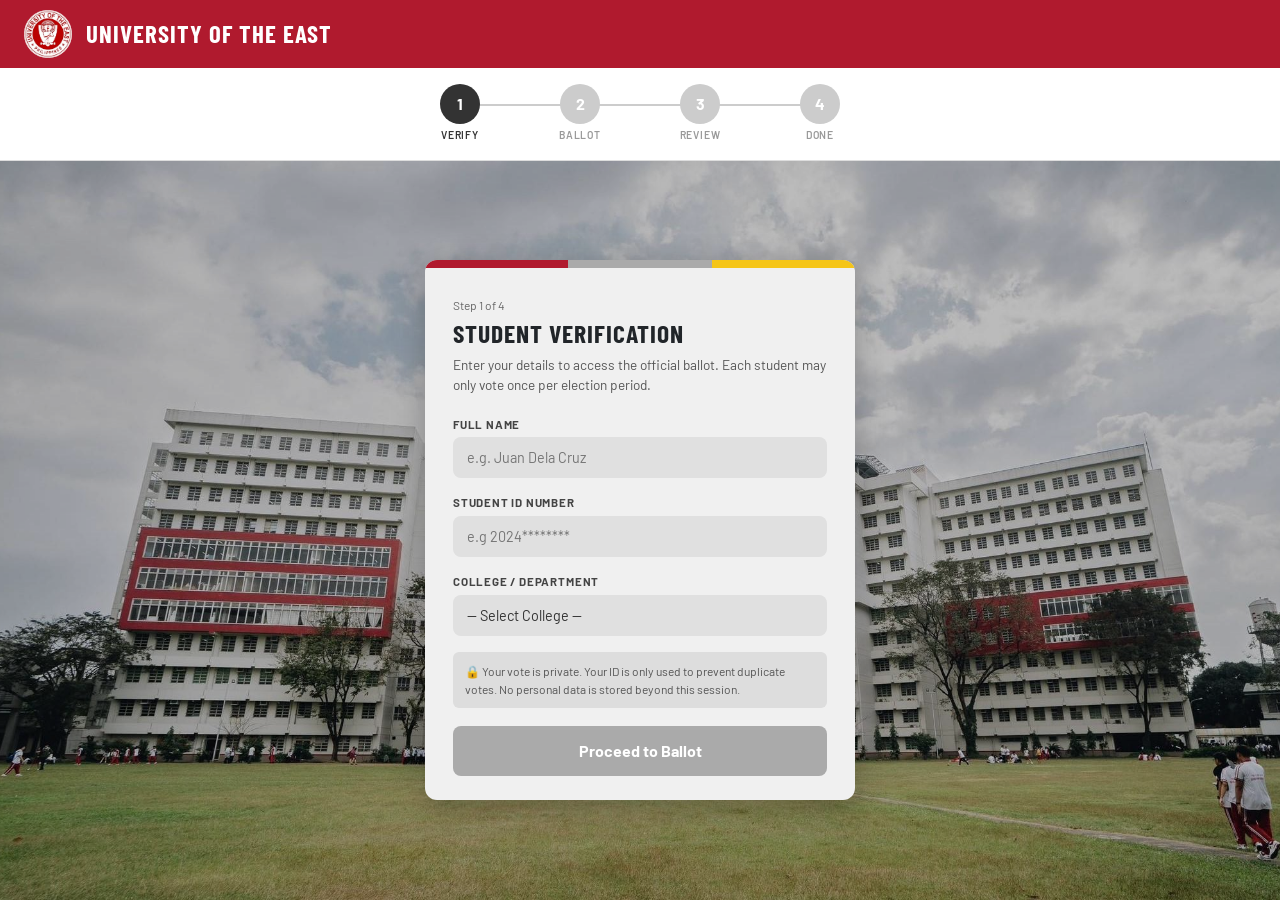
<file: index.html>
<!DOCTYPE html>
<html lang="en">
<head>
  <meta charset="UTF-8"/>
  <meta name="viewport" content="width=device-width, initial-scale=1.0"/>
  <title>UE Election – Student Verification</title>
  <link href="https://cdn.jsdelivr.net/npm/bootstrap@5.3.3/dist/css/bootstrap.min.css" rel="stylesheet"/>
  <link rel="stylesheet" href="styles.css"/>
    <link rel="icon" type="image/x-icon" href="images/logo.png"/>
</head>
<body>

  <div id="app-header"></div>

  <div class="verify-bg">
    <div class="verify-card">
      <div class="color-stripe">
        <div class="s1"></div>
        <div class="s2"></div>
        <div class="s3"></div>
      </div>
      <div class="verify-body">
        <div class="step-tag">Step 1 of 4</div>
        <h2>STUDENT VERIFICATION</h2>
        <p>Enter your details to access the official ballot. Each student may only vote once per election period.</p>

        <label for="inp-name">FULL NAME</label>
        <input type="text" id="inp-name" placeholder="e.g. Juan Dela Cruz" oninput="checkForm()"/>

        <label for="inp-id">STUDENT ID NUMBER</label>
        <input type="text" id="inp-id" placeholder="e.g 2024********" oninput="checkForm()"/>

        <label for="inp-college">COLLEGE / DEPARTMENT</label>
        <select id="inp-college" onchange="checkForm()">
          <option value="">-- Select College --</option>
          <option value="College of Engineering">College of Engineering</option>
          <option value="College of Business Administration">College of Business Administration</option>
          <option value="College of Education">College of Education</option>
          <option value="College of Arts &amp; Sciences">College of Arts &amp; Sciences</option>
          <option value="College of Nursing">College of Nursing</option>
          <option value="College of Computer Studies">College of Computer Studies</option>
        </select>

        <div class="privacy-note">🔒 Your vote is private. Your ID is only used to prevent duplicate votes. No personal data is stored beyond this session.</div>

        <button class="btn-proceed" id="btn-proceed" disabled onclick="proceed()">Proceed to Ballot</button>
      </div>
    </div>
  </div>

  <script src="app.js"></script>
  <script>
    document.getElementById('app-header').innerHTML = renderHeader(1);

    function checkForm() {
      const name = document.getElementById('inp-name').value.trim();
      const id = document.getElementById('inp-id').value.trim();
      const college = document.getElementById('inp-college').value;
      const btn = document.getElementById('btn-proceed');

      if (name && id && college) {
        btn.disabled = false;
        btn.classList.add('ready');
      } else {
        btn.disabled = true;
        btn.classList.remove('ready');
      }
    }

    function proceed() {
      const name = document.getElementById('inp-name').value.trim();
      const id = document.getElementById('inp-id').value.trim();
      const college = document.getElementById('inp-college').value;

      saveVoterInfo({ name, id, college });
      sessionStorage.removeItem('ue_votes');
      window.location.href = 'ballot.html';
    }
  </script>

  <script src="https://cdn.jsdelivr.net/npm/bootstrap@5.3.3/dist/js/bootstrap.bundle.min.js"></script>
</body>
</html>
</file>
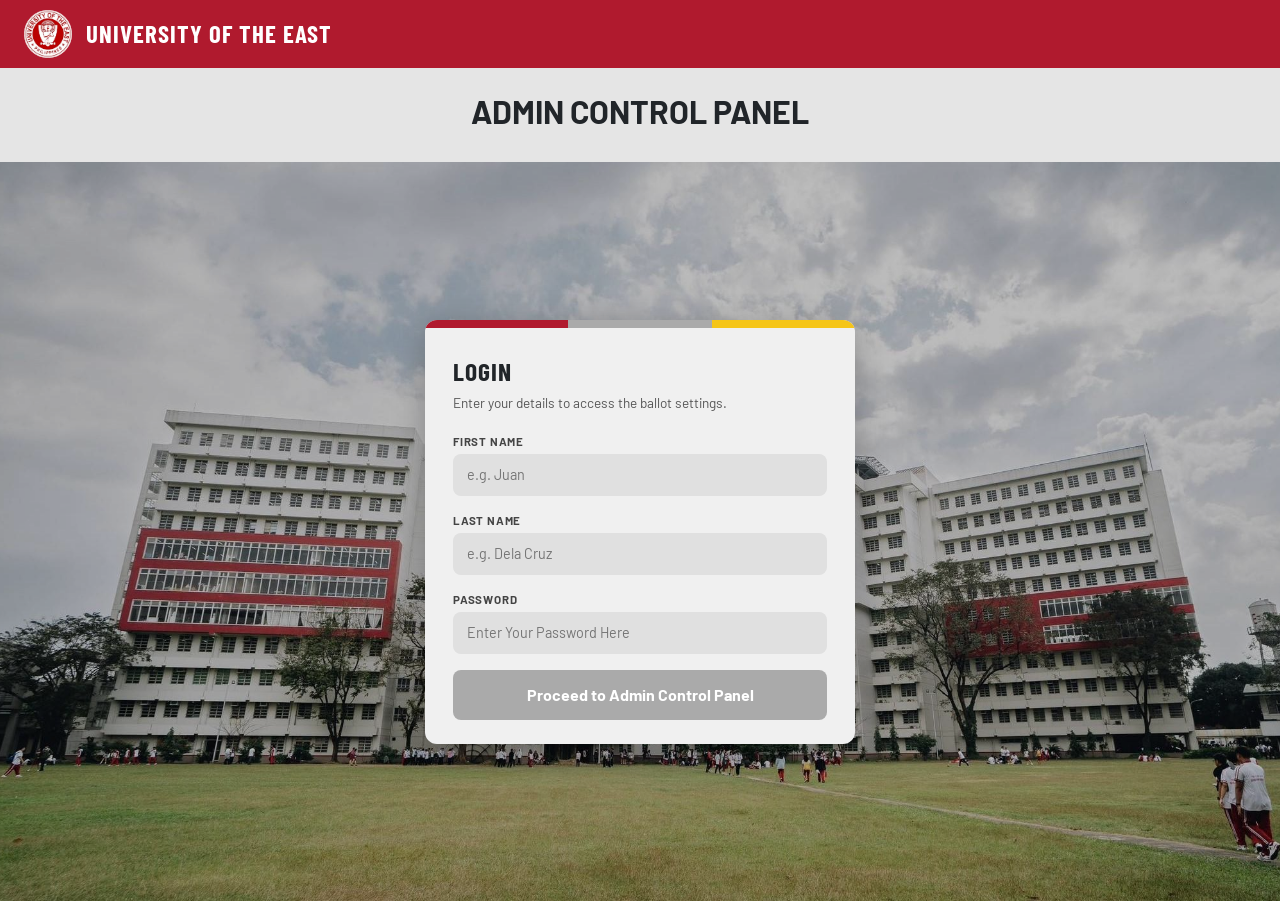
<file: admin-login.html>
<!DOCTYPE html>
<html lang="en">
<head>
  <meta charset="UTF-8"/>
  <meta name="viewport" content="width=device-width, initial-scale=1.0"/>
  <title>UE Election – Student Verification</title>
  <link href="https://cdn.jsdelivr.net/npm/bootstrap@5.3.3/dist/css/bootstrap.min.css" rel="stylesheet"/>
  <link rel="stylesheet" href="styles.css"/>
    <link rel="icon" type="image/x-icon" href="images/logo.png"/>
</head>
<style>
  body {
      position: fixed; 
      overflow-y: scroll;
      width: 100%;
  }
</style>
<body>

  <div id="app-header"></div>

  <div class="verify-bg">
    <div class="verify-card">
      <div class="color-stripe">
        <div class="s1"></div>
        <div class="s2"></div>
        <div class="s3"></div>
      </div>
      <div class="verify-body">
        <h2>LOGIN</h2>
        <p>Enter your details to access the ballot settings.</p>

        <label for="inp-firstname">FIRST NAME</label>
        <input type="text" id="inp-firstname" placeholder="e.g. Juan" oninput="checkForm()"/>

        <label for="inp-lastname">LAST NAME</label>
        <input type="text" id="inp-lastname" placeholder="e.g. Dela Cruz" oninput="checkForm()"/>

        <label for="inp-password">PASSWORD</label>
        <input type="password" id="inp-password" placeholder="Enter Your Password Here" oninput="checkForm()"/>

        <button class="btn-proceed" id="btn-proceed" disabled onclick="proceed()">Proceed to Admin Control Panel</button>
      </div>
    </div>
  </div>

  <script src="app.js"></script>
  <script>
    document.getElementById('app-header').innerHTML = renderAdmin();

    const allowedValues = {
      firstname: ["Ferdinand", "Avie", "Krystoff"],
      lastname: ["Espiritu", "Ruar", "Jose"],
      password: ["password123", "password321", "password500"]
    };

    function checkForm() {
      const firstname = document.getElementById('inp-firstname').value.trim();
      const lastname = document.getElementById('inp-lastname').value.trim();
      const password = document.getElementById('inp-password').value.trim();
      const btn = document.getElementById('btn-proceed');

      if (firstname && lastname && password) {
        btn.disabled = false;
        btn.classList.add('ready');
      } else {
        btn.disabled = true;
        btn.classList.remove('ready');
      }
    }

    function proceed() {
      const firstname = document.getElementById('inp-firstname').value.trim();
      const lastname = document.getElementById('inp-lastname').value.trim();
      const password = document.getElementById('inp-password').value.trim();
      const btn = document.getElementById('btn-proceed');

      const validFirstname = allowedValues.firstname.includes(firstname);
      const validLastname = allowedValues.lastname.includes(lastname);
      const validPassword = allowedValues.password.includes(password);

      if (validFirstname && validFirstname && validFirstname) {
        window.location.href = 'admin-results.html';
      } else {
        alert("Invalid Name or Password");
      }
      
    }
  </script>

  <script src="https://cdn.jsdelivr.net/npm/bootstrap@5.3.3/dist/js/bootstrap.bundle.min.js"></script>
</body>
</html>
</file>
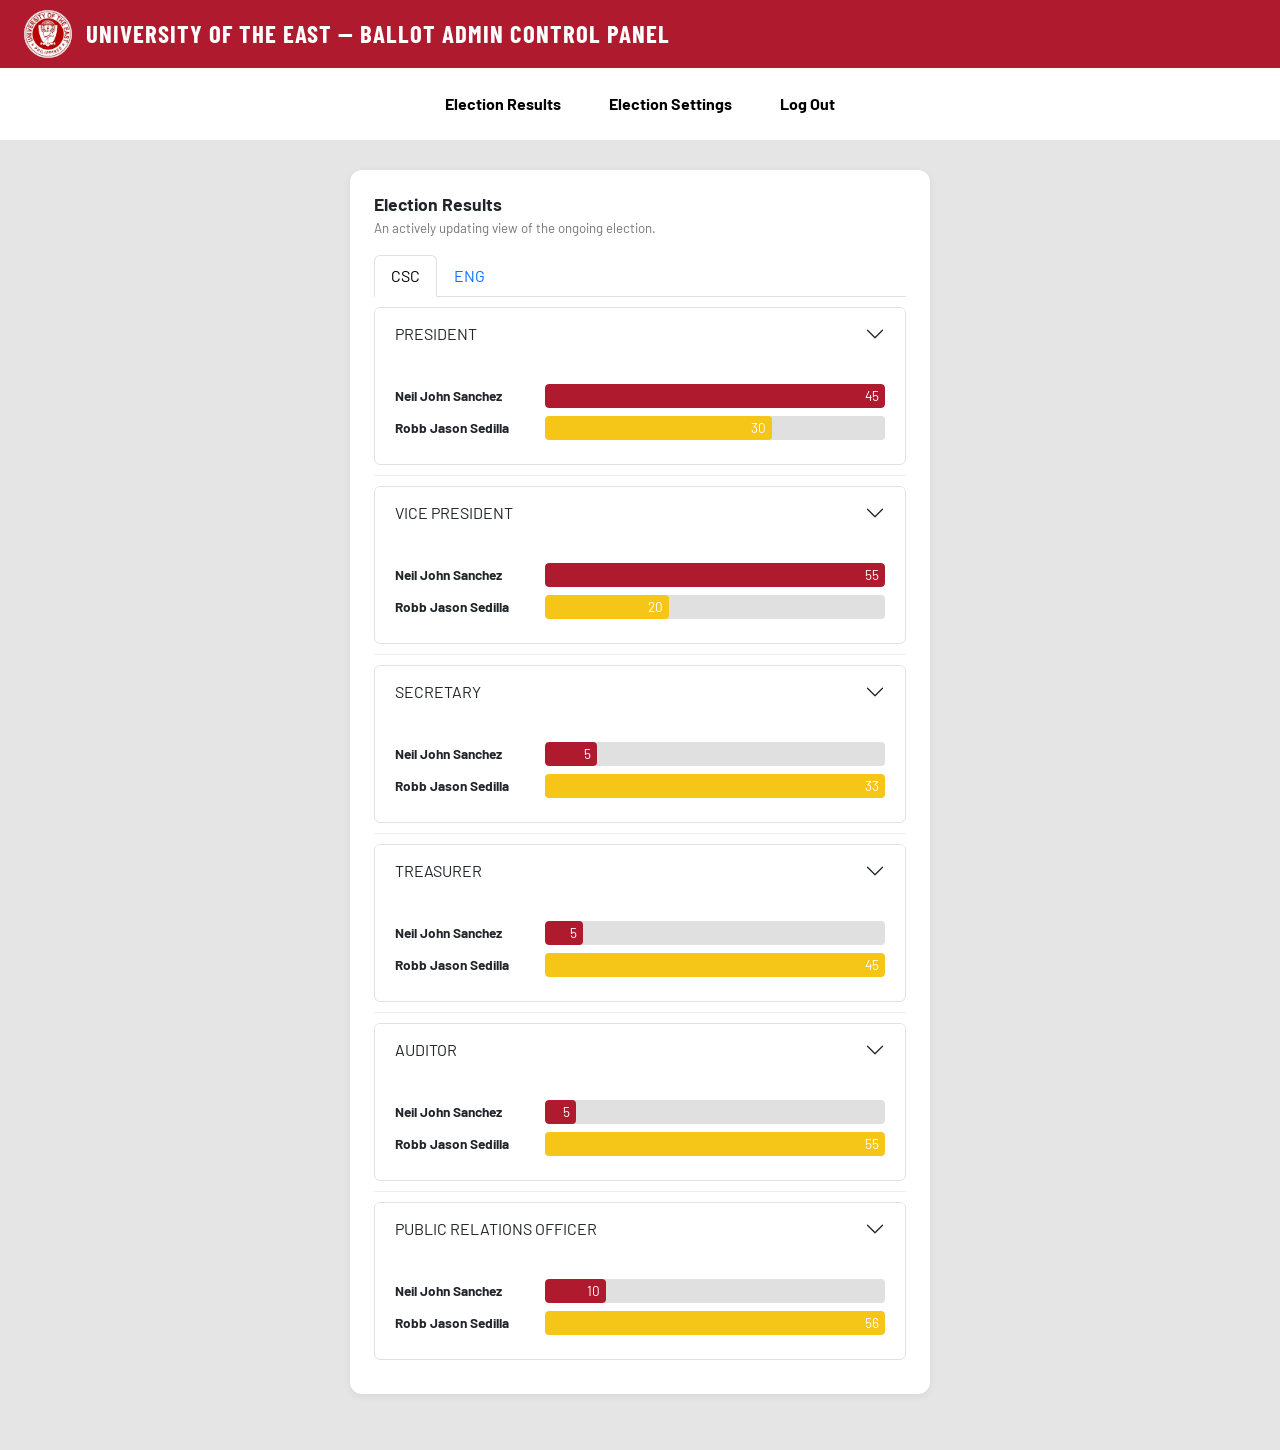
<file: admin-results.html>
<!DOCTYPE html>
<html lang="en">
<head>
  <meta charset="UTF-8"/>
  <meta name="viewport" content="width=device-width, initial-scale=1.0"/>
  <title>UE Election – Student Verification</title>
  <link href="https://cdn.jsdelivr.net/npm/bootstrap@5.3.3/dist/css/bootstrap.min.css" rel="stylesheet"/>
  <link rel="stylesheet" href="styles.css"/>
    <link rel="icon" type="image/x-icon" href="images/logo.png"/>
</head>
<body>

<div id="app-header"></div>

<div class="review-page">
    <div class="review-card">
        <h3>Election Results</h3>
        <p>An actively updating view of the ongoing election.</p>

        <ul class="nav nav-tabs" id="myTab" role="tablist">
        <li class="nav-item" role="presentation">
            <button class="nav-link active" id="results-tab" data-bs-toggle="tab" data-bs-target="#results" type="button" role="tab">CSC</button>
        </li>
        <li class="nav-item" role="presentation">
            <button class="nav-link" id="stats-tab" data-bs-toggle="tab" data-bs-target="#eng" type="button" role="tab">ENG</button>
        </li>
        </ul>


        <div class="tab-content" id="csc">
            <div class="tab-pane fade show active" id="results" role="tabpanel">
                <div class="review-info-row flex-column">
                    <div class="accordion" id="electionAccordion">
                        <div class="accordion-item">
                            <h2 class="accordion-header">
                                <button class="accordion-button collapsed" type="button" data-bs-toggle="collapse" data-bs-target="#c1" aria-expanded="true" aria-controls="c1">
                                    PRESIDENT
                                </button>
                            </h2>
                            <div id="c1" class="accordion-collapse collapse show" data-bs-parent="#electionAccordion">
                                <div class="accordion-body">
                                    <div id="vote-chart-csc1"></div>
                                </div>
                            </div>
                        </div>
                    </div>
                </div>
                <div class="review-info-row flex-column">
                    <div class="accordion" id="electionAccordion">
                        <div class="accordion-item">
                            <h2 class="accordion-header">
                                <button class="accordion-button collapsed" type="button" data-bs-toggle="collapse" data-bs-target="#c2" aria-expanded="true" aria-controls="c2">
                                    VICE PRESIDENT
                                </button>
                            </h2>
                            <div id="c2" class="accordion-collapse collapse show" data-bs-parent="#electionAccordion">
                                <div class="accordion-body">
                                    <div id="vote-chart-csc2"></div>
                                </div>
                            </div>
                        </div>
                    </div>
                </div>
                <div class="review-info-row flex-column">
                    <div class="accordion" id="electionAccordion">
                        <div class="accordion-item">
                            <h2 class="accordion-header">
                                <button class="accordion-button collapsed" type="button" data-bs-toggle="collapse" data-bs-target="#c3" aria-expanded="true" aria-controls="c3">
                                    SECRETARY
                                </button>
                            </h2>
                            <div id="c3" class="accordion-collapse collapse show" data-bs-parent="#electionAccordion">
                                <div class="accordion-body">
                                    <div id="vote-chart-csc3"></div>
                                </div>
                            </div>
                        </div>
                    </div>
                </div>
                <div class="review-info-row flex-column">
                    <div class="accordion" id="electionAccordion">
                        <div class="accordion-item">
                            <h2 class="accordion-header">
                                <button class="accordion-button collapsed" type="button" data-bs-toggle="collapse" data-bs-target="#c4" aria-expanded="true" aria-controls="c4">
                                    TREASURER
                                </button>
                            </h2>
                            <div id="c4" class="accordion-collapse collapse show" data-bs-parent="#electionAccordion">
                                <div class="accordion-body">
                                    <div id="vote-chart-csc4"></div>
                                </div>
                            </div>
                        </div>
                    </div>
                </div>
                <div class="review-info-row flex-column">
                    <div class="accordion" id="electionAccordion">
                        <div class="accordion-item">
                            <h2 class="accordion-header">
                                <button class="accordion-button collapsed" type="button" data-bs-toggle="collapse" data-bs-target="#c5" aria-expanded="true" aria-controls="c5">
                                    AUDITOR
                                </button>
                            </h2>
                            <div id="c5" class="accordion-collapse collapse show" data-bs-parent="#electionAccordion">
                                <div class="accordion-body">
                                    <div id="vote-chart-csc5"></div>
                                </div>
                            </div>
                        </div>
                    </div>
                </div>
                <div class="review-info-row flex-column">
                    <div class="accordion" id="electionAccordion">
                        <div class="accordion-item">
                            <h2 class="accordion-header">
                                <button class="accordion-button collapsed" type="button" data-bs-toggle="collapse" data-bs-target="#c6" aria-expanded="true" aria-controls="c6">
                                    PUBLIC RELATIONS OFFICER
                                </button>
                            </h2>
                            <div id="c6" class="accordion-collapse collapse show" data-bs-parent="#electionAccordion">
                                <div class="accordion-body">
                                    <div id="vote-chart-csc6"></div>
                                </div>
                            </div>
                        </div>
                    </div>
                </div>
            </div>

            <div class="tab-pane fade" id="eng" role="tabpanel">
                <div class="review-info-row flex-column">
                    <div class="accordion" id="electionAccordion">
                        <div class="accordion-item">
                            <h2 class="accordion-header">
                                <button class="accordion-button collapsed" type="button" data-bs-toggle="collapse" data-bs-target="#c1" aria-expanded="true" aria-controls="c1">
                                    PRESIDENT (College of Engineering)
                                </button>
                            </h2>
                            <div id="c1" class="accordion-collapse collapse show" data-bs-parent="#electionAccordion">
                                <div class="accordion-body">
                                    <div id="vote-chart-eng1"></div>
                                </div>
                            </div>
                        </div>
                    </div>
                </div>
                <div class="review-info-row flex-column">
                    <div class="accordion" id="electionAccordion">
                        <div class="accordion-item">
                            <h2 class="accordion-header">
                                <button class="accordion-button collapsed" type="button" data-bs-toggle="collapse" data-bs-target="#c2" aria-expanded="true" aria-controls="c2">
                                    VICE PRESIDENT (College of Engineering)
                                </button>
                            </h2>
                            <div id="c2" class="accordion-collapse collapse show" data-bs-parent="#electionAccordion">
                                <div class="accordion-body">
                                    <div id="vote-chart-eng2"></div>
                                </div>
                            </div>
                        </div>
                    </div>
                </div>
                <div class="review-info-row flex-column">
                    <div class="accordion" id="electionAccordion">
                        <div class="accordion-item">
                            <h2 class="accordion-header">
                                <button class="accordion-button collapsed" type="button" data-bs-toggle="collapse" data-bs-target="#c3" aria-expanded="true" aria-controls="c3">
                                    SECRETARY (College of Engineering)
                                </button>
                            </h2>
                            <div id="c3" class="accordion-collapse collapse show" data-bs-parent="#electionAccordion">
                                <div class="accordion-body">
                                    <div id="vote-chart-eng3"></div>
                                </div>
                            </div>
                        </div>
                    </div>
                </div>
                <div class="review-info-row flex-column">
                    <div class="accordion" id="electionAccordion">
                        <div class="accordion-item">
                            <h2 class="accordion-header">
                                <button class="accordion-button collapsed" type="button" data-bs-toggle="collapse" data-bs-target="#c4" aria-expanded="true" aria-controls="c4">
                                    TREASURER (College of Engineering)
                                </button>
                            </h2>
                            <div id="c4" class="accordion-collapse collapse show" data-bs-parent="#electionAccordion">
                                <div class="accordion-body">
                                    <div id="vote-chart-eng4"></div>
                                </div>
                            </div>
                        </div>
                    </div>
                </div>
                <div class="review-info-row flex-column">
                    <div class="accordion" id="electionAccordion">
                        <div class="accordion-item">
                            <h2 class="accordion-header">
                                <button class="accordion-button collapsed" type="button" data-bs-toggle="collapse" data-bs-target="#c5" aria-expanded="true" aria-controls="c5">
                                    AUDITOR (College of Engineering)
                                </button>
                            </h2>
                            <div id="c5" class="accordion-collapse collapse show" data-bs-parent="#electionAccordion">
                                <div class="accordion-body">
                                    <div id="vote-chart-eng5"></div>
                                </div>
                            </div>
                        </div>
                    </div>
                </div>
                <div class="review-info-row flex-column">
                    <div class="accordion" id="electionAccordion">
                        <div class="accordion-item">
                            <h2 class="accordion-header">
                                <button class="accordion-button collapsed" type="button" data-bs-toggle="collapse" data-bs-target="#c6" aria-expanded="true" aria-controls="c6">
                                    PUBLIC RELATIONS OFFICER (College of Engineering)
                                </button>
                            </h2>
                            <div id="c6" class="accordion-collapse collapse show" data-bs-parent="#electionAccordion">
                                <div class="accordion-body">
                                    <div id="vote-chart-eng6"></div>
                                </div>
                            </div>
                        </div>
                    </div>
                </div>
            </div>
        </div>

        
    </div>

    <!-- Tab navigation -->


</div>

<script src="app.js"></script>
<script>
    document.getElementById('app-header').innerHTML = renderPanel();

    function proceed() {
        const firstname = document.getElementById('inp-firstname').value.trim();
        const lastname = document.getElementById('inp-lastname').value.trim();
        const password = document.getElementById('inp-password').value.trim();
        const btn = document.getElementById('btn-proceed');

        const validFirstname = allowedValues.firstname.includes(firstname);
        const validLastname = allowedValues.lastname.includes(lastname);
        const validPassword = allowedValues.password.includes(password);

        if (validFirstname && validFirstname && validFirstname) {
            window.location.href = 'ballot.html';
        } else {
            alert("Invalid Name or Password");
        }
    }

    function logout() {
        if (!confirm("Are you sure you want to log out?")) {}
        else 
            window.location.href = 'admin-login.html';
    }

    const CSCpres = [
        { name: "Neil John Sanchez", count: 45, color: "#b01a2e"},
        { name: "Robb Jason Sedilla", count: 30, color: "#f5c518"}
    ];

    const CSCvp = [
        { name: "Neil John Sanchez", count: 55, color: "#b01a2e"},
        { name: "Robb Jason Sedilla", count: 20, color: "#f5c518"}
    ];

    const CSCsec = [
        { name: "Neil John Sanchez", count: 5, color: "#b01a2e"},
        { name: "Robb Jason Sedilla", count: 33, color: "#f5c518"}
    ];

    const CSCtres = [
        { name: "Neil John Sanchez", count: 5, color: "#b01a2e"},
        { name: "Robb Jason Sedilla", count: 45, color: "#f5c518"}
    ];

    const CSCaud = [
        { name: "Neil John Sanchez", count: 5, color: "#b01a2e"},
        { name: "Robb Jason Sedilla", count: 55, color: "#f5c518"}
    ];

    const CSCpro = [
        { name: "Neil John Sanchez", count: 10, color: "#b01a2e"},
        { name: "Robb Jason Sedilla", count: 56, color: "#f5c518"}
    ];

    const ENGpres = [
        { name: "Krystoff Jose", count: 45, color: "#b01a2e"},
        { name: "Ferdinand Espiritu", count: 30, color: "#f5c518"}
    ];

    const ENGvp = [
        { name: "Krystoff Jose", count: 55, color: "#b01a2e"},
        { name: "Ferdinand Espiritu", count: 20, color: "#f5c518"}
    ];

    const ENGsec = [
        { name: "Krystoff Jose", count: 5, color: "#b01a2e"},
        { name: "Ferdinand Espiritu", count: 33, color: "#f5c518"}
    ];

    const ENGtres = [
        { name: "Krystoff Jose", count: 5, color: "#b01a2e"},
        { name: "Ferdinand Espiritu", count: 45, color: "#f5c518"}
    ];

    const ENGaud = [
        { name: "Krystoff Jose", count: 5, color: "#b01a2e"},
        { name: "Ferdinand Espiritu", count: 55, color: "#f5c518"}
    ];

    const ENGpro = [
        { name: "Krystoff Jose", count: 10, color: "#b01a2e"},
        { name: "Ferdinand Espiritu", count: 56, color: "#f5c518"}
    ];

    function renderVoteChart(containerId, data) {
        const container = document.getElementById(containerId);
        if (!container) return;
        container.innerHTML = "";

        const maxVotes = Math.max(...data.map(d => d.count));

        data.forEach(person => {
            const row = document.createElement("div");
            row.className = "vote-row";

            const name = document.createElement("div");
            name.className = "vote-name";
            name.textContent = person.name;

            const bar = document.createElement("div");
            bar.className = "vote-bar";

            const fill = document.createElement("div");
            fill.className = "vote-fill";
            fill.style.width = (person.count / maxVotes * 100) + "%";
            fill.textContent = person.count;

            fill.style.backgroundColor = person.color || "#b01a2e";

            bar.appendChild(fill);
            row.appendChild(name);
            row.appendChild(bar);
            container.appendChild(row);
        });

    }

    renderVoteChart("vote-chart-csc1", CSCpres);
    renderVoteChart("vote-chart-csc2", CSCvp);
    renderVoteChart("vote-chart-csc3", CSCsec);
    renderVoteChart("vote-chart-csc4", CSCtres);
    renderVoteChart("vote-chart-csc5", CSCaud);
    renderVoteChart("vote-chart-csc6", CSCpro);

    renderVoteChart("vote-chart-eng1", ENGpres);
    renderVoteChart("vote-chart-eng2", ENGvp);
    renderVoteChart("vote-chart-eng3", ENGsec);
    renderVoteChart("vote-chart-eng4", ENGtres);
    renderVoteChart("vote-chart-eng5", ENGaud);
    renderVoteChart("vote-chart-eng6", ENGpro);

  </script>

  <script src="https://cdn.jsdelivr.net/npm/bootstrap@5.3.3/dist/js/bootstrap.bundle.min.js"></script>
</body>
</html>
</file>
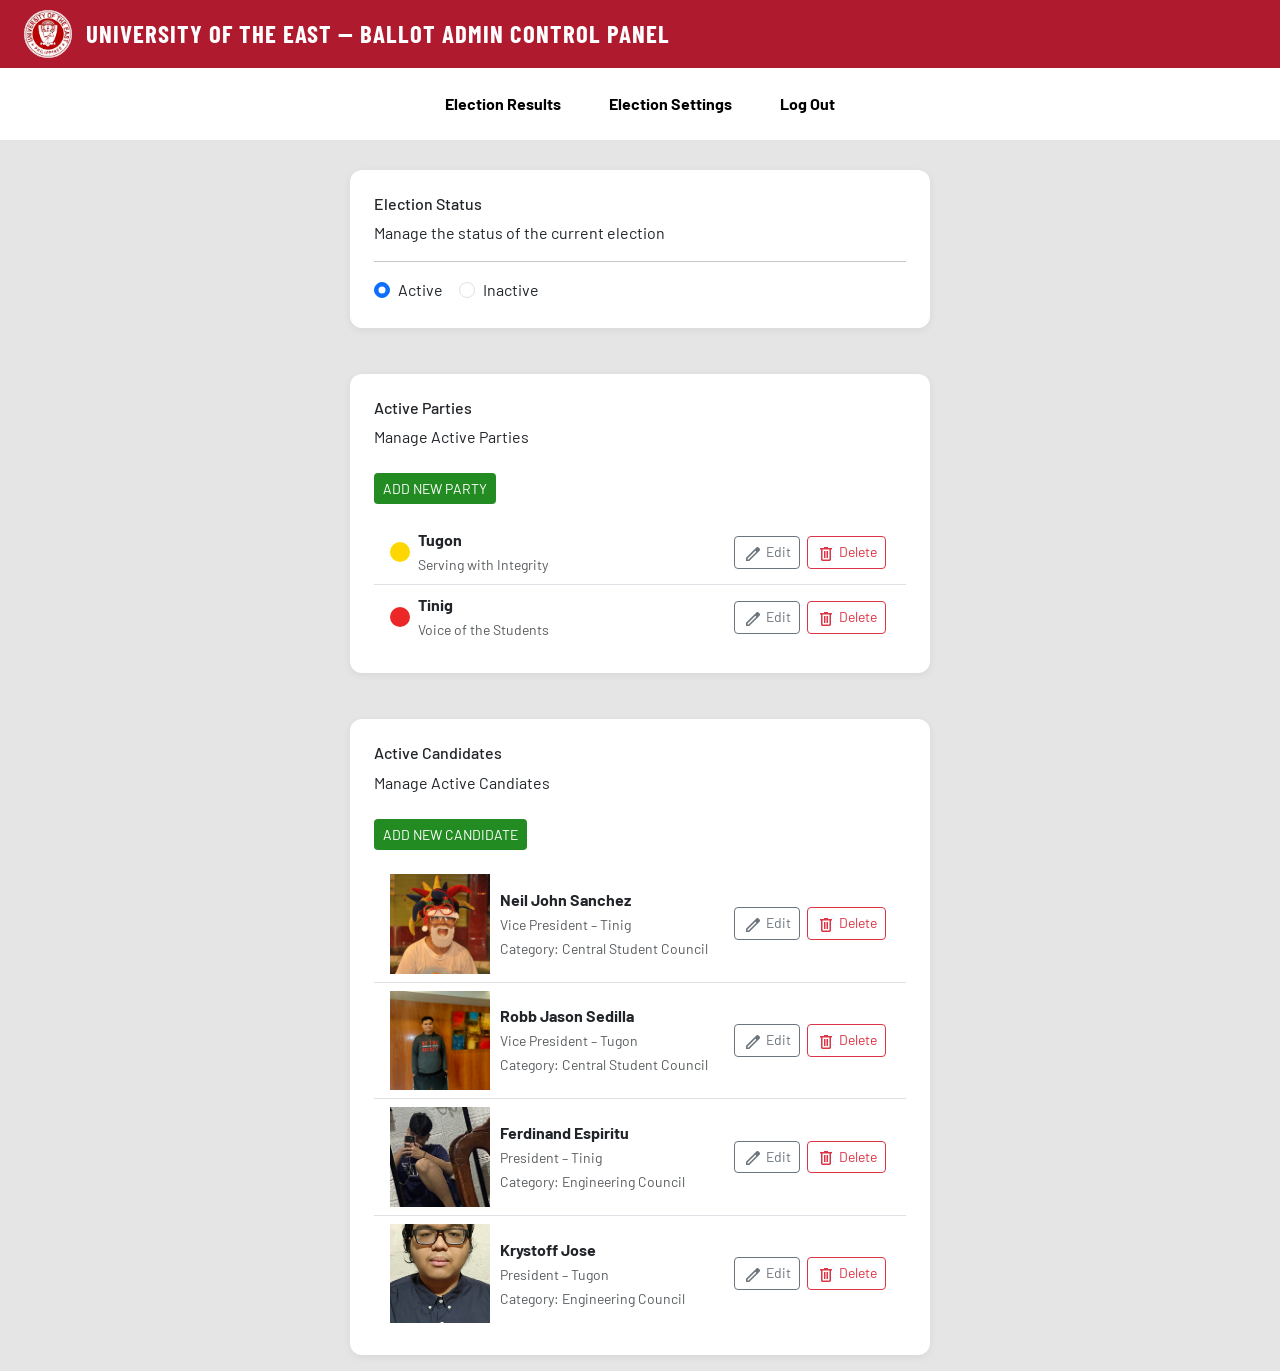
<file: admin-settings.html>
<!DOCTYPE html>
<html lang="en">
<head>
    <meta charset="UTF-8"/>
    <meta name="viewport" content="width=device-width, initial-scale=1.0"/>
    <title>UE Election – Student Verification</title>
    <link href="https://cdn.jsdelivr.net/npm/bootstrap@5.3.3/dist/css/bootstrap.min.css" rel="stylesheet"/>
    <link rel="stylesheet" href="styles.css"/>
    <link rel="icon" type="image/x-icon" href="images/logo.png"/>
</head>
<body>

<div id="app-header"></div>
<div class="settings-page">
    <div class="settings-card">
        <div>
            <h6>Election Status</h6>
            Manage the status of the current election
            <hr>
            <div class="d-flex flex-row gap-3">
                <div class="form-check">
                    <input class="form-check-input" type="radio" name="electionStatus" id="active" value="active" checked>
                    <label class="form-check-label">Active</label>
                </div>
                <div class="form-check" >
                    <input class="form-check-input" type="radio" name="electionStatus" id="inactive" value="inactive">
                    <label class="form-check-label">Inactive</label>
                </div>
            </div>
            
        </div>
    </div>
</div>
<div class="settings-page">
    <div class="settings-card">
        <div>
            <h6>Active Parties</h6>
            Manage Active Parties<br><br>
            <button class="btn btn-sm text-white" style="background-color:forestgreen;" data-bs-toggle="modal" data-bs-target="#partyModal">ADD NEW PARTY</button>
            <div id="party-list" class="list-group list-group-flush mt-3"></div>
        </div>
    </div>
</div>
<div class="settings-page">
    <div class="settings-card">
        <div>
            <h6>Active Candidates</h6>
            Manage Active Candiates<br><br>
            <button class="btn btn-sm text-white" style="background-color:forestgreen;" data-bs-toggle="modal" data-bs-target="#candidateModal">ADD NEW CANDIDATE</button>
            <div id="candidate-list" class="list-group list-group-flush mt-3"></div>
        </div>
    </div>
</div>

<div class="modal fade" id="partyModal" tabindex="-1" aria-hidden="true">
    <div class="modal-dialog">
        <form class="modal-content" id="partyForm">
        <div class="modal-header">
            <h5 class="modal-title">Add Party</h5>
            <button type="button" class="btn-close" data-bs-dismiss="modal"></button>
        </div>
        <div class="modal-body">
            <div class="mb-3">
                <label class="form-label">Party Name</label>
                <input type="text" class="form-control" id="partyName" required>
            </div>
            <div class="mb-3">
                <label class="form-label">Slogan</label>
                <input type="text" class="form-control" id="partySlogan" required>
            </div>
            <div class="mb-3">
                <label class="form-label">Color</label>
                <input type="color" class="form-control form-control-color" id="partyColor" value="#ff0000">
            </div>
        </div>
        <div class="modal-footer">
            <button type="submit" class="btn btn-primary">Save</button>
        </div>
        </form>
    </div>
</div>

<div class="modal fade" id="candidateModal" tabindex="-1" aria-hidden="true">
    <div class="modal-dialog">
        <form class="modal-content" id="candidateForm">
        <div class="modal-header">
            <h5 class="modal-title">Add Candidate</h5>
            <button type="button" class="btn-close" data-bs-dismiss="modal"></button>
        </div>
        <div class="modal-body">
            <div class="mb-3">
            <label class="form-label">Candidate Name</label>
            <input type="text" class="form-control" id="candidateName" required>
            </div>

            <div class="mb-3">
            <label class="form-label">Position</label>
            <select class="form-select" id="candidatePosition" required>
                <option value="">Select position</option>
                <option value="President">President</option>
                <option value="Vice President">Vice President</option>
                <option value="Secretary">Secretary</option>
                <option value="Treasurer">Treasurer</option>
                <option value="Auditor">Auditor</option>
                <option value="PRO">Public Relations Officer</option>
            </select>
            </div>

            <div class="mb-3">
            <label class="form-label">Ballot Category</label>
            <select class="form-select" id="candidateCategory" required>
                <option value="">Select category</option>
                <option value="Central Student Council">Central Student Council</option>
                <option value="College of Engineering Council">College of Engineering Council</option>
            </select>
            </div>

            <div class="mb-3">
            <label class="form-label">Party</label>
            <input type="text" class="form-control" id="candidateParty" required>
            </div>

            <div class="mb-3">
            <label class="form-label">Candidate Image</label>
            <input type="file" class="form-control" id="candidateImage" accept="image/*">
            </div>
        </div>
        <div class="modal-footer">
            <button type="submit" class="btn btn-primary">Save</button>
        </div>
        </form>
    </div>
</div>

<script src="app.js"></script>
<script>
    document.getElementById('app-header').innerHTML = renderPanel();

    function logout() {
        if (!confirm("Are you sure you want to log out?")) {}
        else 
            window.location.href = 'admin-login.html';
    }

    function renderParties() {
        const container = document.getElementById("party-list");
        container.innerHTML = "";
        parties.forEach((p, index) => {
            const item = document.createElement("div");
            item.className = "list-group-item d-flex justify-content-between align-items-center";
            item.innerHTML = `
            <div class="d-flex align-items-center">
                <span class="rounded-circle me-2" style="width:20px;height:20px;background-color:${p.color};"></span>
                <div>
                <strong>${p.name}</strong><br>
                <small class="text-muted">${p.slogan}</small>
                </div>
            </div>
            <div>
                <button class="btn btn-sm btn-outline-secondary me-1 edit-party justify-content-center align-items-center">
                    <svg xmlns="http://www.w3.org/2000/svg" height="20px" viewBox="0 -960 960 960" width="20px" fill="currentColor"><path d="M216-216h51l375-375-51-51-375 375v51Zm-72 72v-153l498-498q11-11 23.84-16 12.83-5 27-5 14.16 0 27.16 5t24 16l51 51q11 11 16 24t5 26.54q0 14.45-5.02 27.54T795-642L297-144H144Zm600-549-51-51 51 51Zm-127.95 76.95L591-642l51 51-25.95-25.05Z"/></svg>
                    <span >Edit</span>
                </button>
                <button class="btn btn-sm btn-outline-danger me-1 delete-party justify-content-center align-items-center">
                    <svg xmlns="http://www.w3.org/2000/svg" height="20px" viewBox="0 -960 960 960" width="20px" fill="currentColor"><path d="M312-144q-29.7 0-50.85-21.15Q240-186.3 240-216v-480h-48v-72h192v-48h192v48h192v72h-48v479.57Q720-186 698.85-165T648-144H312Zm336-552H312v480h336v-480ZM384-288h72v-336h-72v336Zm120 0h72v-336h-72v336ZM312-696v480-480Z"/></svg>
                    <span>Delete</span>
                </button>
            </div>
            `;
            item.querySelector(".delete-party").addEventListener("click", () => {
                parties.splice(index, 1);
                renderParties();
            });

            item.querySelector(".edit-party").addEventListener("click", () => {
                document.getElementById("partyName").value = p.name;
                document.getElementById("partySlogan").value = p.slogan;
                document.getElementById("partyColor").value = p.color;

                document.getElementById("partyForm").dataset.editIndex = index;

                const modal = new bootstrap.Modal(document.getElementById("partyModal"));
                modal.show();
            });
            container.appendChild(item);
        });
    }

    function renderCandidates() {
        const container = document.getElementById("candidate-list");
        container.innerHTML = "";
        candidates.forEach((c, index) => {
            const item = document.createElement("div");
            item.className = "list-group-item d-flex justify-content-between align-items-center";
            item.innerHTML = `
            <div class="d-flex align-items-center">
                <img src="${c.image || '/images/placeholder.png'}" 
                    alt="${c.name}" 
                    style="width:100px;height:auto;object-fit:cover;margin-right:10px;" />
                <div>
                <strong>${c.name}</strong><br>
                <small class="text-muted">${c.position} – ${c.party}</small><br>
                <small class="text-muted">Category: ${c.category}</small>
                </div>
            </div>
            <div>
                <button class="btn btn-sm btn-outline-secondary me-1 edit-candidate justify-content-center align-items-center">
                    <svg xmlns="http://www.w3.org/2000/svg" height="20px" viewBox="0 -960 960 960" width="20px" fill="currentColor"><path d="M216-216h51l375-375-51-51-375 375v51Zm-72 72v-153l498-498q11-11 23.84-16 12.83-5 27-5 14.16 0 27.16 5t24 16l51 51q11 11 16 24t5 26.54q0 14.45-5.02 27.54T795-642L297-144H144Zm600-549-51-51 51 51Zm-127.95 76.95L591-642l51 51-25.95-25.05Z"/></svg>
                    <span >Edit</span>
                </button>
                <button class="btn btn-sm btn-outline-danger me-1 delete-candidate justify-content-center align-items-center">
                    <svg xmlns="http://www.w3.org/2000/svg" height="20px" viewBox="0 -960 960 960" width="20px" fill="currentColor"><path d="M312-144q-29.7 0-50.85-21.15Q240-186.3 240-216v-480h-48v-72h192v-48h192v48h192v72h-48v479.57Q720-186 698.85-165T648-144H312Zm336-552H312v480h336v-480ZM384-288h72v-336h-72v336Zm120 0h72v-336h-72v336ZM312-696v480-480Z"/></svg>
                    <span>Delete</span>
                </button>
            </div>
            `;

            item.querySelector(".delete-candidate").addEventListener("click", () => {
                candidates.splice(index, 1);
                renderCandidates();
            });

            item.querySelector(".edit-candidate").addEventListener("click", () => {
                document.getElementById("candidateName").value = c.name;
                document.getElementById("candidatePosition").value = c.position;
                document.getElementById("candidateCategory").value = c.category;
                document.getElementById("candidateParty").value = c.party;

                document.getElementById("candidateForm").dataset.editIndex = index;

                const modal = new bootstrap.Modal(document.getElementById("candidateModal"));
                modal.show();
            });

            container.appendChild(item);
        });
    }

    document.getElementById("partyForm").addEventListener("submit", e => {
        e.preventDefault();
        const idx = e.target.dataset.editIndex;

        const newData = {
            name: document.getElementById("partyName").value,
            slogan: document.getElementById("partySlogan").value,
            color: document.getElementById("partyColor").value
        };

        if (idx !== undefined) 
        {
            parties[idx] = newData;
            delete e.target.dataset.editIndex;
        } 
        else 
        {
            parties.push(newData);
        }

        renderParties();
        bootstrap.Modal.getInstance(document.getElementById("partyModal")).hide();
        e.target.reset();
    });

    
    document.getElementById("candidateForm").addEventListener("submit", e => {
        e.preventDefault();
        const idx = e.target.dataset.editIndex;

        const fileInput = document.getElementById("candidateImage");
        let imagePath = "/images/placeholder.png";

        if (idx !== undefined && candidates[idx]?.image) {
            imagePath = candidates[idx].image;
        }
        if (fileInput.files && fileInput.files[0]) {
            imagePath = URL.createObjectURL(fileInput.files[0]);
        }

        const newData = {
            name: document.getElementById("candidateName").value,
            position: document.getElementById("candidatePosition").value,
            category: document.getElementById("candidateCategory").value,
            party: document.getElementById("candidateParty").value,
            image: imagePath
        };

        if (idx !== undefined) {
            // convert to number before using
            candidates[Number(idx)] = newData;
            delete e.target.dataset.editIndex;
        } else {
            candidates.push(newData);
        }

        renderCandidates();
        bootstrap.Modal.getInstance(document.getElementById("candidateModal")).hide();
        e.target.reset();
    });

    let parties = [
        {
            name: "Tugon",
            slogan: "Serving with Integrity",
            color: "#FFD700"
        },
        {
            name: "Tinig",
            slogan: "Voice of the Students",
            color: "#EC2727"
        }
    ];

    let candidates = [
        {
            name: "Neil John Sanchez",
            position: "Vice President",
            category: "Central Student Council",
            party: "Tinig",
            image: "images/659787245_3253535624848295_1111995603739053273_n.jpg"
        },
        {
            name: "Robb Jason Sedilla",
            position: "Vice President",
            category: "Central Student Council",
            party: "Tugon",
            image: "images/292483983_989692231722160_4273033280216145076_n.jpg"
        },
        {
            name: "Ferdinand Espiritu",
            position: "President",
            category: "Engineering Council",
            party: "Tinig",
            image: "images/481950857_1651856785456375_6404836954798992764_n.jpg"
        },
        {
            name: "Krystoff Jose",
            position: "President",
            category: "Engineering Council",
            party: "Tugon",
            image: "images/470630389_1306699230785318_8000669650409403876_n.jpg"
        }
    ];

    document.addEventListener("DOMContentLoaded", () => {
        renderParties();
        renderCandidates();
    });

  </script>

  <script src="https://cdn.jsdelivr.net/npm/bootstrap@5.3.3/dist/js/bootstrap.bundle.min.js"></script>
</body>
</html>
</file>
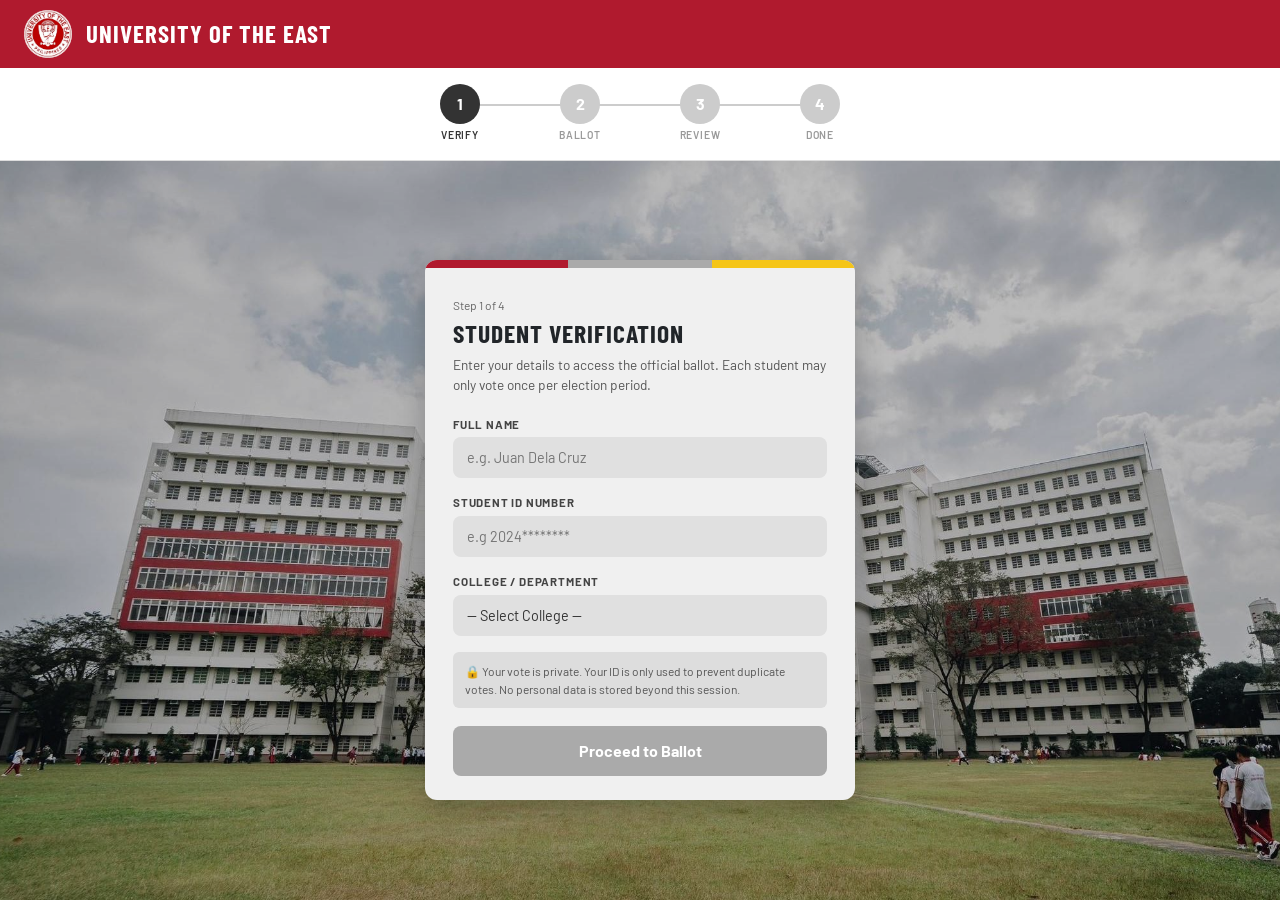
<file: ballot.html>
<!DOCTYPE html>
<html lang="en">
<head>
  <meta charset="UTF-8"/>
  <meta name="viewport" content="width=device-width, initial-scale=1.0"/>
  <title>UE Election – Ballot</title>
  <link href="https://cdn.jsdelivr.net/npm/bootstrap@5.3.3/dist/css/bootstrap.min.css" rel="stylesheet"/>
  <link rel="stylesheet" href="styles.css"/>
  <link rel="icon" type="image/x-icon" href="images/logo.png"/>
</head>
<body>

  <div id="app-header"></div>

  <div class="session-tabs">
    <div class="session-tab active" id="tab-csc" onclick="switchSession('csc')">
      <div class="tab-label">SESSION 1</div>
      <div class="tab-name">Central Student Council</div>
    </div>
    <div class="session-tab" id="tab-ensc" onclick="switchSession('ensc')">
      <div class="tab-label">SESSION 2</div>
      <div class="tab-name">EN Student Council</div>
    </div>
  </div>

  <div class="party-legend">
    <span><span class="party-dot tugon"></span>Tugon</span>
    <span><span class="party-dot tinig"></span>Tinig</span>
    <span style="color:#999; font-size:.78rem; margin-left:8px;">Choose one candidate per position</span>
  </div>

  <div id="session-csc" class="ballot-wrapper">
    <div class="ballot-scroll">
      <div class="ballot-header-card">
        <div class="color-stripe">
          <div class="s1"></div>
          <div class="s2"></div>
          <div class="s3"></div>
        </div>
        <div class="ballot-header-body">
          <div class="step-tag">Step 2 of 4</div>
          <h2>COLLEGE COUNCIL ELECTION</h2>
          <p>For each position below, select <strong>one candidate</strong>. You are free to vote across both parties. Your choice, your vote.</p>
        </div>
        <div class="progress-row">
          <span id="csc-voted-label">0 of 6 Positions Voted</span>
          <span id="csc-remaining-label">6 remaining</span>
        </div>
        <div class="ballot-progress">
          <div class="ballot-progress-fill" id="csc-progress-fill"></div>
        </div>
      </div>

      <div id="csc-positions"></div>

      <div id="csc-warning" class="warning-box" style="display:none;">
        ⚠️ Vote for all 6 CSC positions before continuing to your Department ballot.
      </div>

      <button class="btn-next" id="csc-next-btn" onclick="goToEnsc()">Next: Department Ballot</button>
      <button class="btn-secondary" onclick="window.location.href='index.html'">Back to Verification</button>
      <div style="height:20px;"></div>
    </div>
  </div>

  <div id="session-ensc" class="ballot-wrapper" style="display:none;">
    <div class="ballot-scroll">
      <div class="ballot-header-card">
        <div class="color-stripe">
          <div class="s1"></div>
          <div class="s2"></div>
          <div class="s3"></div>
        </div>
        <div class="ballot-header-body">
          <div class="step-tag">Step 2 of 4</div>
          <h2>COLLEGE COUNCIL ELECTION</h2>
          <p>For each position below, select <strong>one candidate</strong>. You are free to vote across both parties. Your choice, your vote.</p>
        </div>
        <div class="progress-row">
          <span id="ensc-voted-label">0 of 6 Positions Voted</span>
          <span id="ensc-remaining-label">6 remaining</span>
        </div>
        <div class="ballot-progress">
          <div class="ballot-progress-fill" id="ensc-progress-fill"></div>
        </div>
      </div>

      <div id="ensc-positions"></div>

      <div id="ensc-warning" class="warning-box" style="display:none;">
        ⚠️ Vote for all 6 ENSC positions before proceeding to review.
      </div>

      <button class="btn-next" id="ensc-next-btn" onclick="goToReview()">Proceed to Review</button>
      <button class="btn-secondary" onclick="switchSession('csc')">Back to CSC Ballot</button>
      <div style="height:20px;"></div>
    </div>
  </div>

  <script src="app.js"></script>
  <script>
    document.getElementById('app-header').innerHTML = renderHeader(2);

    const voter = getVoterInfo();
    if (!voter.name) {
      window.location.href = 'index.html';
    }

    const cscContainer = document.getElementById('csc-positions');
    CSC_POSITIONS.forEach(pos => {
      cscContainer.innerHTML += buildPositionCard(pos, 'csc');
    });

    const enscContainer = document.getElementById('ensc-positions');
    ENSC_POSITIONS.forEach(pos => {
      enscContainer.innerHTML += buildPositionCard(pos, 'ensc');
    });

    updateProgress('csc');
    updateProgress('ensc');

    function switchSession(sess) {
      document.getElementById('session-csc').style.display = sess === 'csc' ? 'block' : 'none';
      document.getElementById('session-ensc').style.display = sess === 'ensc' ? 'block' : 'none';
      document.getElementById('tab-csc').classList.toggle('active', sess === 'csc');
      document.getElementById('tab-ensc').classList.toggle('active', sess === 'ensc');
    }

    function goToEnsc() {
      const votes = getVotes();
      const cscDone = CSC_POSITIONS.every(p => votes[p.id]);
      if (!cscDone) {
        document.getElementById('csc-warning').style.display = 'block';
        return;
      }
      switchSession('ensc');
    }

    function goToReview() {
      const votes = getVotes();
      const enscDone = ENSC_POSITIONS.every(p => votes[p.id]);
      if (!enscDone) {
        document.getElementById('ensc-warning').style.display = 'block';
        return;
      }
      window.location.href = 'review.html';
    }
  </script>

  <script src="https://cdn.jsdelivr.net/npm/bootstrap@5.3.3/dist/js/bootstrap.bundle.min.js"></script>
</body>
</html>
</file>
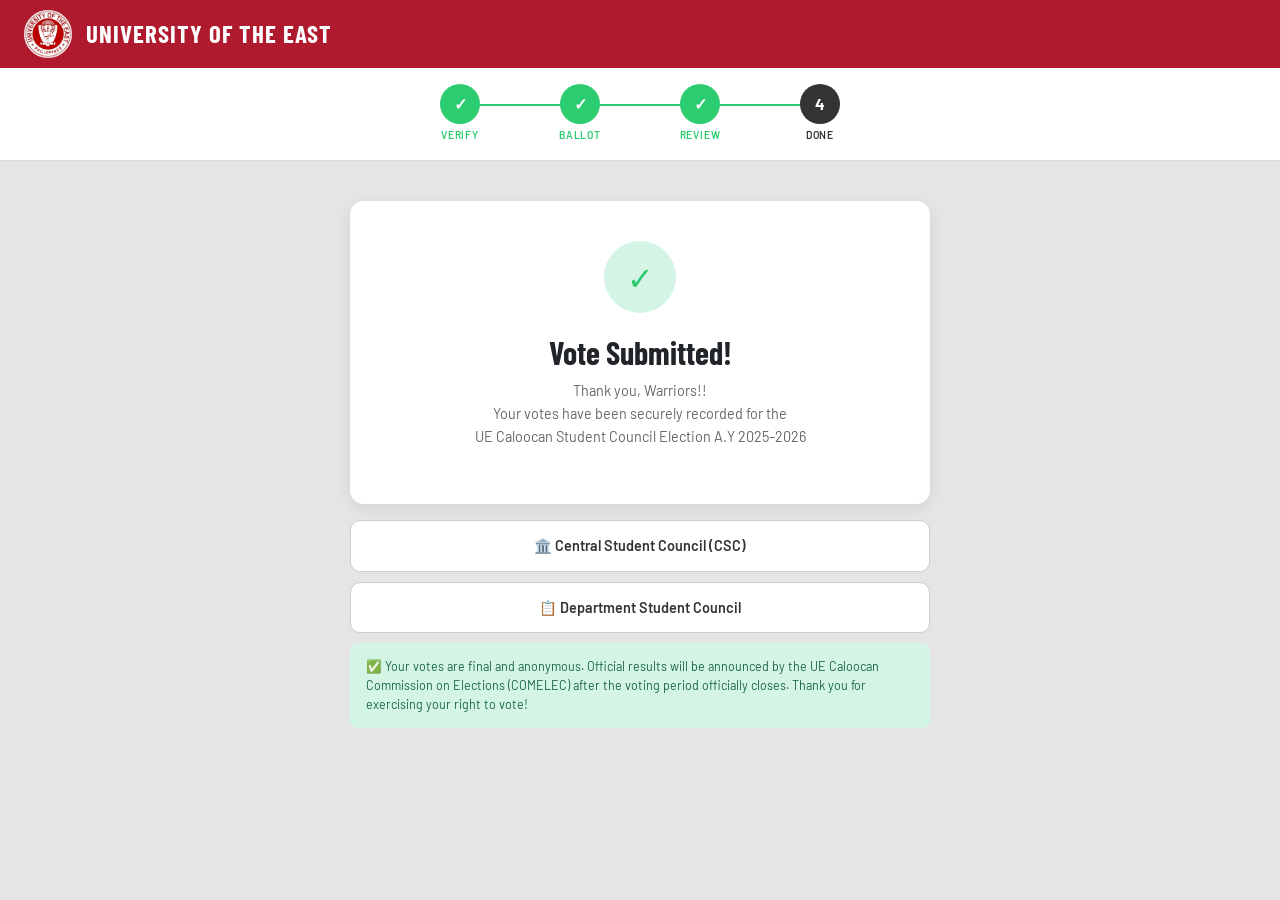
<file: done.html>
<!DOCTYPE html>
<html lang="en">
<head>
  <meta charset="UTF-8"/>
  <meta name="viewport" content="width=device-width, initial-scale=1.0"/>
  <title>UE Election – Vote Submitted</title>
  <link href="https://cdn.jsdelivr.net/npm/bootstrap@5.3.3/dist/css/bootstrap.min.css" rel="stylesheet"/>
  <link rel="stylesheet" href="styles.css"/>
    <link rel="icon" type="image/x-icon" href="images/logo.png"/>
</head>
<body>

  <div id="app-header"></div>

  <div class="done-page">
    <div class="done-card">
      <div class="done-check">✓</div>
      <h2>Vote Submitted!</h2>
      <p>
        Thank you, Warriors!!<br>
        Your votes have been securely recorded for the<br>
        UE Caloocan Student Council Election A.Y 2025–2026
      </p>
    </div>

    <button class="done-receipt-btn">🏛️ Central Student Council (CSC)</button>
    <button class="done-receipt-btn">📋 Department Student Council</button>

    <div class="done-notice">
      ✅ Your votes are final and anonymous. Official results will be announced by the UE Caloocan Commission on Elections (COMELEC) after the voting period officially closes. Thank you for exercising your right to vote!
    </div>
  </div>

  <script src="app.js"></script>
  <script>
    document.getElementById('app-header').innerHTML = renderHeader(4);
    sessionStorage.removeItem('ue_votes');
    sessionStorage.removeItem('ue_voter');
  </script>

  <script src="https://cdn.jsdelivr.net/npm/bootstrap@5.3.3/dist/js/bootstrap.bundle.min.js"></script>
</body>
</html>
</file>
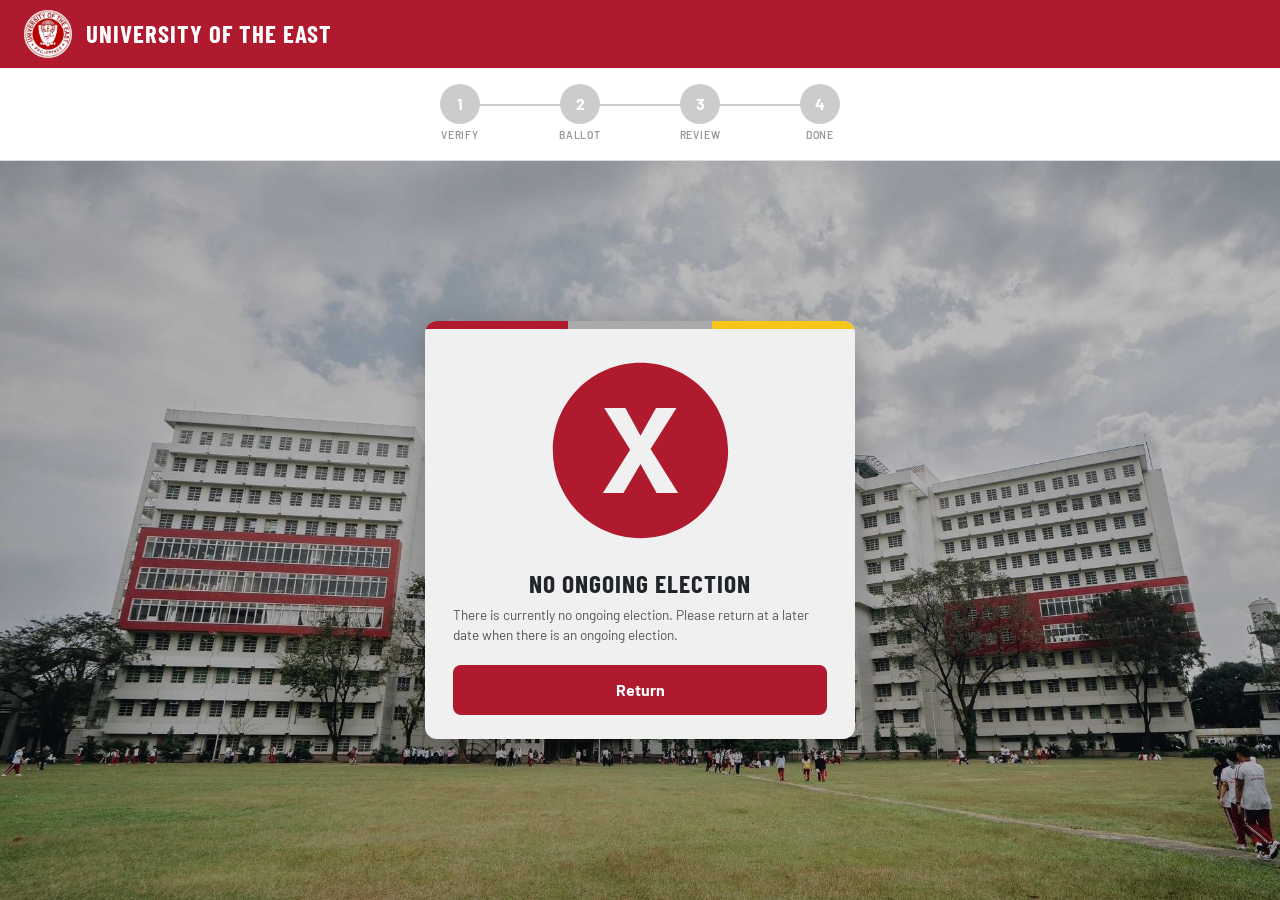
<file: noelection.html>
<!DOCTYPE html>
<html lang="en">
<head>
  <meta charset="UTF-8"/>
  <meta name="viewport" content="width=device-width, initial-scale=1.0"/>
  <title>UE Election – No Ongoing Election</title>
  <link href="https://cdn.jsdelivr.net/npm/bootstrap@5.3.3/dist/css/bootstrap.min.css" rel="stylesheet"/>
  <link rel="stylesheet" href="styles.css"/>
    <link rel="icon" type="image/x-icon" href="images/logo.png"/>
</head>
<body>

  <div id="app-header"></div>

  <div class="verify-bg">
    <div class="verify-card">   
      <div class="color-stripe">
        <div class="s1"></div>
        <div class="s2"></div>
        <div class="s3"></div>
      </div>
      <div class="verify-body">
        <div class="d-flex justify-content-center">
          <svg class="w-50 d-flex" xmlns="http://www.w3.org/2000/svg" viewBox="0 0 64 64" enable-background="new 0 0 64 64"><path d="m32 2c-16.568 0-30 13.432-30 30s13.432 30 30 30 30-13.432 30-30-13.432-30-30-30m5.513 44.508l-5.514-9.894-5.825 9.894h-7.048l9.331-14.783-8.878-14.232h7.244l5.175 9.449 5.317-9.449h7.008l-8.878 13.996 9.429 15.02h-7.361z" fill="#b01a2e"/></svg>
        </div>
        <br>
        <h2 class="text-center">NO ONGOING ELECTION</h2>
        <p>There is currently no ongoing election. Please return at a later date when there is an ongoing election.</p>

        <button class="btn-return" enabled onclick="goback()">Return</button>
      </div>
    </div>
  </div>

  <script src="app.js"></script>
  <script>
    document.getElementById('app-header').innerHTML = renderHeader(0);

    function goback() {
      window.location.href = "https://apps.ue.edu.ph/portals/sp/";
    }
  </script>

  <script src="https://cdn.jsdelivr.net/npm/bootstrap@5.3.3/dist/js/bootstrap.bundle.min.js"></script>
</body>
</html>
</file>
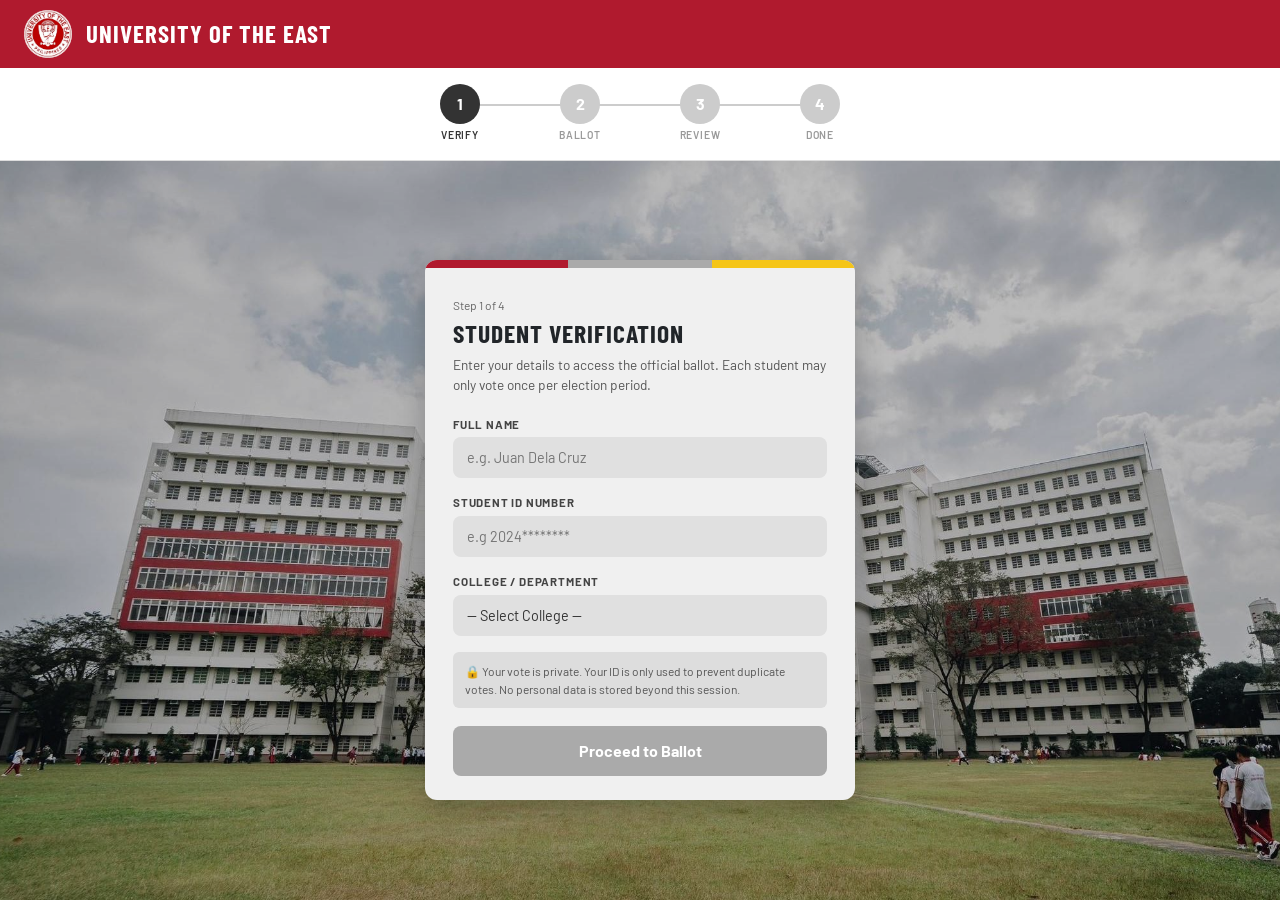
<file: review.html>
<!DOCTYPE html>
<html lang="en">
<head>
  <meta charset="UTF-8"/>
  <meta name="viewport" content="width=device-width, initial-scale=1.0"/>
  <title>UE Election – Review</title>
  <link href="https://cdn.jsdelivr.net/npm/bootstrap@5.3.3/dist/css/bootstrap.min.css" rel="stylesheet"/>
  <link rel="stylesheet" href="styles.css"/>
    <link rel="icon" type="image/x-icon" href="images/logo.png"/>
</head>
<body>

  <div id="app-header"></div>

  <div class="review-page">
    <div class="review-card">
      <h3>Review Your Votes</h3>
      <p>Check everything carefully. Once submitted, your votes cannot be changed.</p>
      <div class="review-info-row">
        <span class="review-info-label">VOTER</span>
        <span class="review-info-value" id="rv-name">—</span>
      </div>
      <div class="review-info-row">
        <span class="review-info-label">STUDENT ID</span>
        <span class="review-info-value" id="rv-id">—</span>
      </div>
      <div class="review-info-row">
        <span class="review-info-label">COLLEGE</span>
        <span class="review-info-value" id="rv-college">—</span>
      </div>
    </div>

    <div class="council-review-card">
      <div class="council-review-header">
        <h4>CENTRAL STUDENT COUNCIL</h4>
        <span>6 Positions</span>
      </div>
      <div id="rv-csc"></div>
    </div>

    <div class="council-review-card">
      <div class="council-review-header">
        <h4>ENGINEERING STUDENT COUNCIL</h4>
        <span>6 Positions</span>
      </div>
      <div id="rv-ensc"></div>
    </div>

    <div class="disclaimer-box">
      By clicking "Submit All Votes", you confirm that these are your own choices and that you have not previously voted in this election. All votes are final and anonymous.
    </div>

    <button class="btn-submit" onclick="window.location.href='done.html'">Submit All Votes</button>
    <button class="btn-back" onclick="window.location.href='ballot.html'">Go Back &amp; Change</button>
  </div>

  <script src="app.js"></script>
  <script>
    document.getElementById('app-header').innerHTML = renderHeader(3);

    const voter = getVoterInfo();
    const votes = getVotes();

    if (!voter.name || Object.keys(votes).length < 12) {
      window.location.href = 'ballot.html';
    }

    document.getElementById('rv-name').textContent = voter.name;
    document.getElementById('rv-id').textContent = voter.id;
    document.getElementById('rv-college').textContent = voter.college;

    function buildReviewRows(positions, containerId) {
      const el = document.getElementById(containerId);
      el.innerHTML = positions.map(pos => {
        const v = votes[pos.id];
        const candidate = v ? pos.candidates.find(c => c.name === v.name) : null;
        const avatarHTML = candidate && candidate.photo
          ? `<img src="${candidate.photo}" class="review-vote-avatar" style="object-fit:cover;" alt="${candidate.name}"/>`
          : `<div class="review-vote-avatar">${v ? initials(v.name) : '?'}</div>`;
        return `
          <div class="review-vote-row">
            ${avatarHTML}
            <div class="review-vote-info">
              <div class="review-vote-position">${pos.title}</div>
              <div class="review-vote-name">${v ? v.name : '—'}</div>
            </div>
            ${v ? `<span class="party-badge ${v.party}">${v.party.toUpperCase()}</span>` : ''}
          </div>`;
      }).join('');
    }

    buildReviewRows(CSC_POSITIONS, 'rv-csc');
    buildReviewRows(ENSC_POSITIONS, 'rv-ensc');
  </script>

  <script src="https://cdn.jsdelivr.net/npm/bootstrap@5.3.3/dist/js/bootstrap.bundle.min.js"></script>
</body>
</html>
</file>
<file: styles.css>
@import url('https://fonts.googleapis.com/css2?family=Barlow+Condensed:wght@600;700&family=Barlow:wght@400;500;600&display=swap');

:root {
  --ue-red:  #b01a2e;
  --ue-dark: #8c1120;
  --tugon:   #f5c518;
  --tinig:   #e03030;
  --green:   #2ecc71;
  --bg:      #e5e5e5;
}

* {
  box-sizing: border-box;
}

body {
  font-family: 'Barlow', sans-serif;
  background: var(--bg);
  margin: 0;
  min-height: 100vh;
}

.ue-header {
  background: var(--ue-red);
  padding: 10px 24px;
  display: flex;
  align-items: center;
  gap: 14px;
}

.ue-header .logo {
  width: 48px;
  height: 48px;
  background: #fff;
  border-radius: 50%;
  display: flex;
  align-items: center;
  justify-content: center;
  overflow: hidden;
  flex-shrink: 0;
}

.ue-header h1 {
  color: #fff;
  font-family: 'Barlow Condensed', sans-serif;
  font-size: 1.55rem;
  letter-spacing: 0.04em;
  margin: 0;
  font-weight: 700;
}

.stepper-bar {
  background: #fff;
  padding: 16px;
  border-bottom: 1px solid #ddd;
}

.stepper {
  display: flex;
  align-items: center;
  justify-content: center;
}

.step-item {
  display: flex;
  flex-direction: column;
  align-items: center;
  position: relative;
  width: 120px;
}

.step-item:not(:last-child)::after {
  content: '';
  position: absolute;
  top: 20px;
  left: calc(50% + 18px);
  width: calc(120px - 36px);
  height: 2px;
  background: #ccc;
}

.step-item.done::after {
  background: var(--green);
}

.step-circle {
  width: 40px;
  height: 40px;
  border-radius: 50%;
  background: #ccc;
  color: #fff;
  font-weight: 700;
  font-size: 1rem;
  display: flex;
  align-items: center;
  justify-content: center;
  z-index: 1;
}

.step-item.active .step-circle {
  background: #333;
}

.step-item.done .step-circle {
  background: var(--green);
}

.step-label {
  font-size: 0.65rem;
  font-weight: 600;
  letter-spacing: 0.08em;
  color: #999;
  margin-top: 4px;
  text-transform: uppercase;
}

.step-item.active .step-label {
  color: #333;
}

.step-item.done .step-label {
  color: var(--green);
}

.color-stripe {
  height: 8px;
  display: flex;
}

.color-stripe .s1 { flex: 1; background: var(--ue-red); }
.color-stripe .s2 { flex: 1; background: #aaa; }
.color-stripe .s3 { flex: 1; background: var(--tugon); }

.verify-bg {
  min-height: calc(100vh - 161px);
  max-height: 10rem;
  background: url('images/campus.jpg') center / cover no-repeat;
  position: relative;
  display: flex;
  align-items: center;
  justify-content: center;
  padding: 30px 16px;
}

.verify-bg::before {
  content: '';
  position: absolute;
  inset: 0;
  background: rgba(0, 0, 0, 0.25);
}

.verify-card {
  position: relative;
  background: #f0f0f0;
  border-radius: 12px;
  overflow: hidden;
  width: 100%;
  max-width: 430px;
  box-shadow: 0 8px 32px rgba(0, 0, 0, 0.25);
}

.verify-body {
  padding: 28px 28px 24px;
}

.step-tag {
  font-size: 0.75rem;
  color: #666;
  margin-bottom: 4px;
}

.verify-body h2 {
  font-family: 'Barlow Condensed', sans-serif;
  font-size: 1.6rem;
  letter-spacing: 0.04em;
  margin-bottom: 6px;
  font-weight: 700;
}

.verify-body p {
  font-size: 0.85rem;
  color: #555;
  margin-bottom: 20px;
}

.verify-body label {
  font-size: 0.72rem;
  font-weight: 700;
  letter-spacing: 0.07em;
  color: #444;
  display: block;
  margin-bottom: 4px;
}

.verify-body input,
.verify-body select {
  background: #e0e0e0;
  border: none;
  border-radius: 8px;
  padding: 10px 14px;
  font-size: 0.9rem;
  width: 100%;
  margin-bottom: 16px;
  outline: none;
  color: #333;
  font-family: 'Barlow', sans-serif;
}

.verify-body select {
  appearance: none;
  cursor: pointer;
}

.privacy-note {
  background: #ddd;
  border-radius: 6px;
  padding: 10px 12px;
  font-size: 0.75rem;
  color: #555;
  margin-bottom: 18px;
}

.btn-return {
  width: 100%;
  background: #b01a2e;
  color: #fff;
  border: none;
  border-radius: 8px;
  padding: 13px;
  font-weight: 700;
  font-size: 1rem;
  cursor: pointer;
  transition: background 0.2s;
  font-family: 'Barlow', sans-serif;
}

.btn-return:hover {
  background: #c43145;
}

.btn-proceed {
  width: 100%;
  background: #aaa;
  color: #fff;
  border: none;
  border-radius: 8px;
  padding: 13px;
  font-weight: 700;
  font-size: 1rem;
  cursor: pointer;
  transition: background 0.2s;
  font-family: 'Barlow', sans-serif;
}

.btn-proceed:hover {
  background: #888;
}

.btn-proceed.ready {
  background: var(--ue-red);
}

.btn-proceed.ready:hover {
  background: var(--ue-dark);
}

.session-tabs {
  display: flex;
  border-bottom: 2px solid #222;
  background: #fff;
}

.session-tab {
  flex: 1;
  text-align: center;
  padding: 10px;
  cursor: pointer;
  border-right: 1px solid #ddd;
  user-select: none;
}

.session-tab .tab-label {
  font-weight: 700;
  font-size: 0.7rem;
  color: #888;
  letter-spacing: 0.05em;
}

.session-tab .tab-name {
  font-weight: 600;
  color: #222;
  font-size: 0.88rem;
}

.session-tab.active {
  background: #f0f0f0;
  border-top: 2px solid #222;
  margin-top: -2px;
}

.party-legend {
  background: #fff;
  padding: 6px 20px;
  display: flex;
  align-items: center;
  gap: 16px;
  font-size: 0.82rem;
  border-bottom: 1px solid #ddd;
}

.party-dot {
  width: 12px;
  height: 12px;
  border-radius: 50%;
  display: inline-block;
  margin-right: 4px;
}

.party-dot.tugon { background: var(--tugon); }
.party-dot.tinig { background: var(--tinig); }
.party-legend span { color: #555; }

.ballot-wrapper {
  background: var(--bg);
  padding: 20px 0 40px;
}

.ballot-scroll {
  max-width: 680px;
  margin: 0 auto;
  padding: 0 16px;
}

.ballot-header-card {
  background: #fff;
  border-radius: 10px;
  overflow: hidden;
  margin-bottom: 16px;
  box-shadow: 0 2px 8px rgba(0, 0, 0, 0.08);
}

.ballot-header-body {
  padding: 18px 20px 14px;
}

.ballot-header-body h2 {
  font-family: 'Barlow Condensed', sans-serif;
  font-size: 1.5rem;
  font-weight: 700;
  margin: 4px 0;
}

.ballot-header-body p {
  font-size: 0.83rem;
  color: #555;
  margin: 0;
}

.progress-row {
  display: flex;
  justify-content: space-between;
  font-size: 0.75rem;
  color: #666;
  margin-bottom: 4px;
  padding: 0 20px;
}

.ballot-progress {
  height: 4px;
  background: #ddd;
  margin: 0 20px 18px;
  border-radius: 2px;
}

.ballot-progress-fill {
  height: 100%;
  background: var(--ue-red);
  border-radius: 2px;
  width: 0%;
  transition: width 0.3s;
}

.position-card {
  background: #fff;
  border-radius: 10px;
  overflow: hidden;
  margin-bottom: 14px;
  box-shadow: 0 2px 8px rgba(0, 0, 0, 0.06);
}

.position-header {
  padding: 12px 16px 8px;
  display: flex;
  align-items: center;
  justify-content: space-between;
  border-bottom: 3px solid;
  border-image: linear-gradient(to right, var(--ue-red) 50%, var(--tugon) 50%) 1;
}

.position-title {
  font-family: 'Barlow Condensed', sans-serif;
  font-size: 1.1rem;
  font-weight: 700;
  letter-spacing: 0.04em;
}

.position-sub {
  font-size: 0.75rem;
  color: #666;
}

.choose-badge {
  background: var(--tugon);
  color: #7a5b00;
  font-size: 0.68rem;
  font-weight: 700;
  border-radius: 20px;
  padding: 3px 10px;
}

.candidates-row {
  display: flex;
}

.candidate-opt {
  flex: 1;
  display: flex;
  align-items: center;
  gap: 10px;
  padding: 14px 16px;
  cursor: pointer;
  border: none;
  background: #fff;
  text-align: left;
  transition: background 0.15s;
  font-family: 'Barlow', sans-serif;
}

.candidate-opt:first-child {
  border-right: 1px solid #eee;
}

.candidate-opt:hover {
  background: #f5f5f5;
}

.candidate-opt.selected-tinig {
  background: #ffe0e0;
}

.candidate-opt.selected-tugon {
  background: #fff9d6;
}

.candidate-opt.selected-tinig:hover {
  background: #ffd0d0;
}

.candidate-opt.selected-tugon:hover {
  background: #fff3b0;
}

.candidate-avatar {
  width: 42px;
  height: 42px;
  border-radius: 50%;
  background: #ddd;
  flex-shrink: 0;
  font-size: 0.65rem;
  display: flex;
  align-items: center;
  justify-content: center;
  color: #888;
  font-weight: 600;
  overflow: hidden;
}

.candidate-name {
  font-weight: 600;
  font-size: 0.9rem;
  color: #222;
  flex: 1;
}

.radio-circle {
  width: 22px;
  height: 22px;
  border: 2px solid #bbb;
  border-radius: 50%;
  display: flex;
  align-items: center;
  justify-content: center;
  flex-shrink: 0;
  transition: border-color 0.15s;
}

.candidate-opt.selected-tinig .radio-circle {
  border-color: var(--tinig);
  background: var(--tinig);
}

.candidate-opt.selected-tugon .radio-circle {
  border-color: var(--tugon);
  background: var(--tugon);
}

.radio-circle::after {
  content: '';
  width: 8px;
  height: 8px;
  background: #fff;
  border-radius: 50%;
  display: none;
}

.candidate-opt.selected-tinig .radio-circle::after,
.candidate-opt.selected-tugon .radio-circle::after {
  display: block;
}

.warning-box {
  background: #fffbe6;
  border: 1px solid #f5c518;
  border-radius: 8px;
  padding: 10px 14px;
  font-size: 0.8rem;
  color: #7a5b00;
  margin-bottom: 10px;
}

.btn-next {
  display: block;
  width: 100%;
  background: #aaa;
  color: #fff;
  border: none;
  border-radius: 10px;
  padding: 14px;
  font-size: 1rem;
  font-weight: 700;
  cursor: pointer;
  transition: background 0.2s;
  margin-bottom: 10px;
  font-family: 'Barlow', sans-serif;
}

.btn-next.ready {
  background: var(--green);
}

.btn-next.ready:hover {
  background: #27ae60;
}

.btn-secondary {
  display: block;
  width: 100%;
  background: #fff;
  color: #333;
  border: 2px solid #ccc;
  border-radius: 10px;
  padding: 12px;
  font-size: 0.95rem;
  font-weight: 600;
  cursor: pointer;
  transition: border-color 0.2s;
  font-family: 'Barlow', sans-serif;
}

.btn-secondary:hover {
  border-color: #888;
}

.review-page {
  padding: 30px 16px 40px;
}

.review-card {
  background: #fff;
  border-radius: 12px;
  padding: 24px;
  margin-bottom: 16px;
  box-shadow: 0 2px 8px rgba(0, 0, 0, 0.06);
  max-width: 580px;
  margin-left: auto;
  margin-right: auto;
}

.review-card h3 {
  font-size: 1.1rem;
  font-weight: 700;
  margin-bottom: 4px;
}

.review-card p {
  font-size: 0.83rem;
  color: #777;
  margin-bottom: 16px;
}

.review-info-row {
  display: flex;
  justify-content: space-between;
  padding: 10px 0;
  border-bottom: 1px solid #eee;
  font-size: 0.85rem;
}

.review-info-row:last-child {
  border-bottom: none;
}

.review-info-label {
  color: #999;
  font-weight: 600;
  letter-spacing: 0.05em;
  font-size: 0.72rem;
}

.review-info-value {
  font-weight: 600;
  color: #222;
}

.council-review-card {
  background: #fff;
  border-radius: 12px;
  overflow: hidden;
  margin-bottom: 16px;
  max-width: 580px;
  margin-left: auto;
  margin-right: auto;
  box-shadow: 0 2px 8px rgba(0, 0, 0, 0.06);
}

.council-review-header {
  padding: 14px 20px 8px;
  border-bottom: 1px solid #eee;
}

.council-review-header h4 {
  font-family: 'Barlow Condensed', sans-serif;
  font-size: 1.1rem;
  font-weight: 700;
  letter-spacing: 0.04em;
  margin: 0;
}

.council-review-header span {
  font-size: 0.75rem;
  color: #888;
}

.review-vote-row {
  display: flex;
  align-items: center;
  gap: 12px;
  padding: 10px 20px;
  border-bottom: 1px solid #f5f5f5;
}

.review-vote-row:last-child {
  border-bottom: none;
}

.review-vote-avatar {
  width: 36px;
  height: 36px;
  border-radius: 50%;
  background: #ddd;
  flex-shrink: 0;
  font-size: 0.6rem;
  display: flex;
  align-items: center;
  justify-content: center;
  color: #888;
}

.review-vote-info {
  flex: 1;
}

.review-vote-position {
  font-size: 0.7rem;
  font-weight: 700;
  color: #888;
  letter-spacing: 0.05em;
}

.review-vote-name {
  font-size: 0.9rem;
  font-weight: 600;
  color: #222;
}

.party-badge {
  padding: 3px 10px;
  border-radius: 20px;
  font-size: 0.68rem;
  font-weight: 700;
}

.party-badge.tinig {
  background: var(--tinig);
  color: #fff;
}

.party-badge.tugon {
  background: var(--tugon);
  color: #7a5b00;
}

.disclaimer-box {
  background: #f8f8f8;
  border-radius: 8px;
  padding: 12px 16px;
  font-size: 0.78rem;
  color: #555;
  max-width: 580px;
  margin: 0 auto 16px;
}

.btn-submit {
  display: block;
  width: 100%;
  max-width: 580px;
  margin: 0 auto 10px;
  background: var(--green);
  color: #fff;
  border: none;
  border-radius: 10px;
  padding: 15px;
  font-size: 1rem;
  font-weight: 700;
  cursor: pointer;
  transition: background 0.2s;
  font-family: 'Barlow', sans-serif;
}

.btn-submit:hover {
  background: #27ae60;
}

.btn-back {
  display: block;
  width: 100%;
  max-width: 580px;
  margin: 0 auto;
  background: #fff;
  color: #333;
  border: 2px solid #ccc;
  border-radius: 10px;
  padding: 13px;
  font-size: 0.95rem;
  font-weight: 600;
  cursor: pointer;
  transition: border-color 0.2s;
  font-family: 'Barlow', sans-serif;
}

.btn-back:hover {
  border-color: #888;
}

.done-page {
  padding: 40px 16px;
}

.done-card {
  background: #fff;
  border-radius: 14px;
  padding: 40px 30px;
  text-align: center;
  max-width: 580px;
  margin: 0 auto 16px;
  box-shadow: 0 4px 16px rgba(0, 0, 0, 0.08);
}

.done-check {
  width: 72px;
  height: 72px;
  border-radius: 50%;
  background: #d4f5e5;
  display: flex;
  align-items: center;
  justify-content: center;
  margin: 0 auto 20px;
  font-size: 2rem;
  color: var(--green);
}

.done-card h2 {
  font-family: 'Barlow Condensed', sans-serif;
  font-size: 2rem;
  font-weight: 700;
  margin-bottom: 8px;
}

.done-card p {
  color: #666;
  font-size: 0.9rem;
  line-height: 1.6;
}

.done-receipt-btn {
  display: block;
  width: 100%;
  max-width: 580px;
  margin: 0 auto 10px;
  background: #fff;
  color: #333;
  border: 1px solid #ccc;
  border-radius: 10px;
  padding: 14px;
  font-size: 0.9rem;
  font-weight: 600;
  cursor: pointer;
  text-align: center;
  font-family: 'Barlow', sans-serif;
}

.done-receipt-btn:hover {
  background: #f5f5f5;
}

.done-notice {
  background: #d4f5e5;
  border-radius: 8px;
  padding: 14px 16px;
  font-size: 0.78rem;
  color: #1a6640;
  max-width: 580px;
  margin: 10px auto 0;
  line-height: 1.5;
}

.vote-row {
  display: flex;
  align-items: center;
  margin: 8px 0;
}

.vote-name {
  width: 150px;
  font-weight: bold;
}

.vote-bar {
  flex: 1;
  height: 24px;
  background: #e0e0e0;
  position: relative;
  border-radius: 4px;
  overflow: hidden;
}

.vote-fill {
  height: 100%;
  background: #b01a2e;
  text-align: right;
  color: #fff;
  padding-right: 6px;
  line-height: 24px;
  border-radius: 4px;
}

.adminPanelLink {
  text-decoration: none;
  color: black;
  font-weight: 700;
  transition: color 0.2s
}

.adminPanelLink:hover {
  color: #b01a2e;
}

.settings-page {
  padding: 30px 14px 0px;
}

.settings-card {
  background: #fff;
  border-radius: 12px;
  padding: 24px;
  margin-bottom: 16px;
  box-shadow: 0 2px 8px rgba(0, 0, 0, 0.06);
  max-width: 580px;
  margin-left: auto;
  margin-right: auto;
}
</file>
